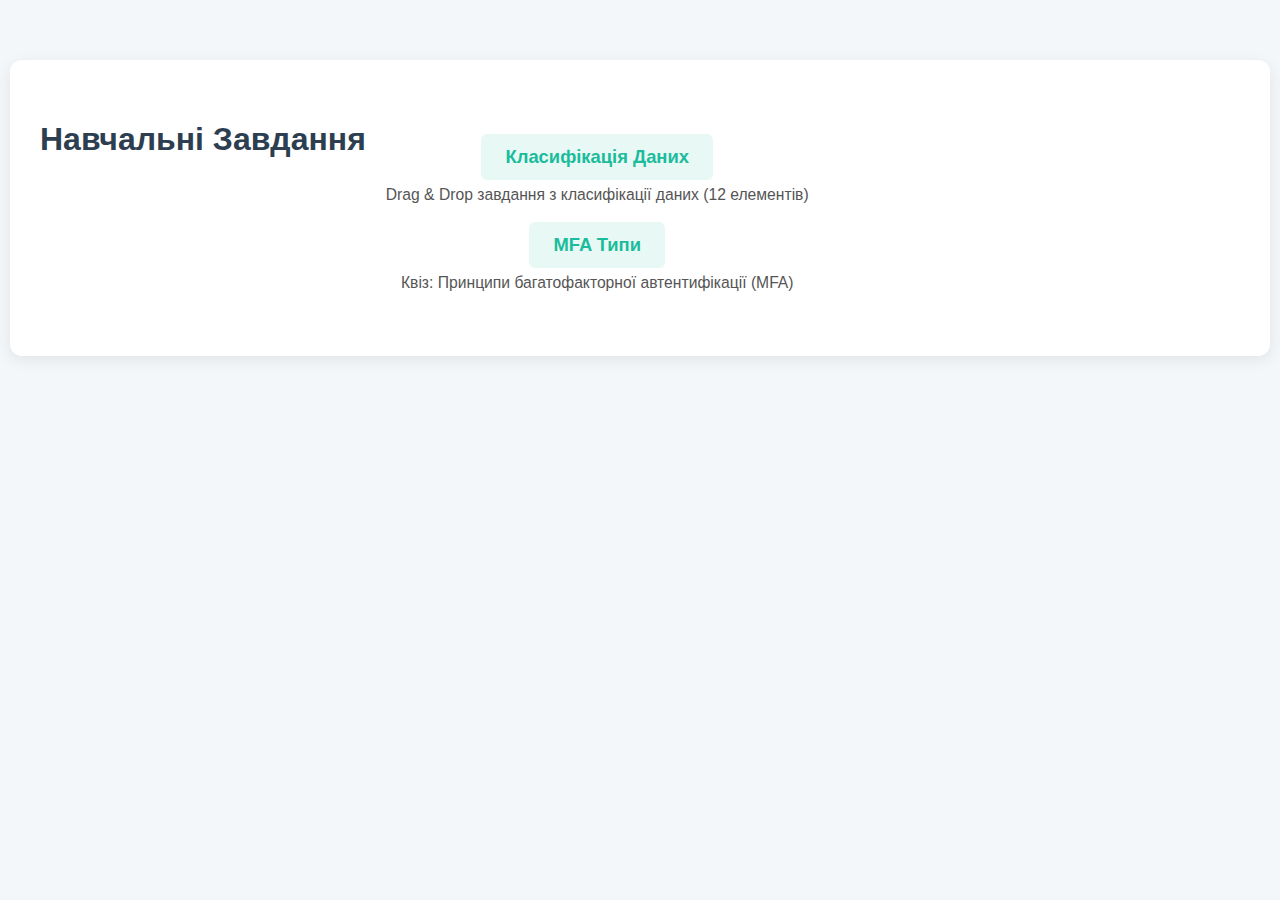
<file: index.html>
<!DOCTYPE html>
<html lang="uk">
<head>
    <meta charset="UTF-8">
    <meta name="viewport" content="width=device-width, initial-scale=1.0">
    <title>Навчальні Завдання</title>
    <link rel="stylesheet" href="style.css">
</head>
<body>
    <div class="main-container">
        <h1>Навчальні Завдання</h1>
        <ul>
            <li>
                <a href="data_classification.html">Класифікація Даних</a>
                <div class="desc">Drag & Drop завдання з класифікації даних (12 елементів)</div>
            </li>
            <li>
                <a href="mfa.html">MFA Типи</a>
                <div class="desc">Квіз: Принципи багатофакторної автентифікації (MFA)</div>
            </li>
        </ul>
    </div>
</body>
</html>
</file>
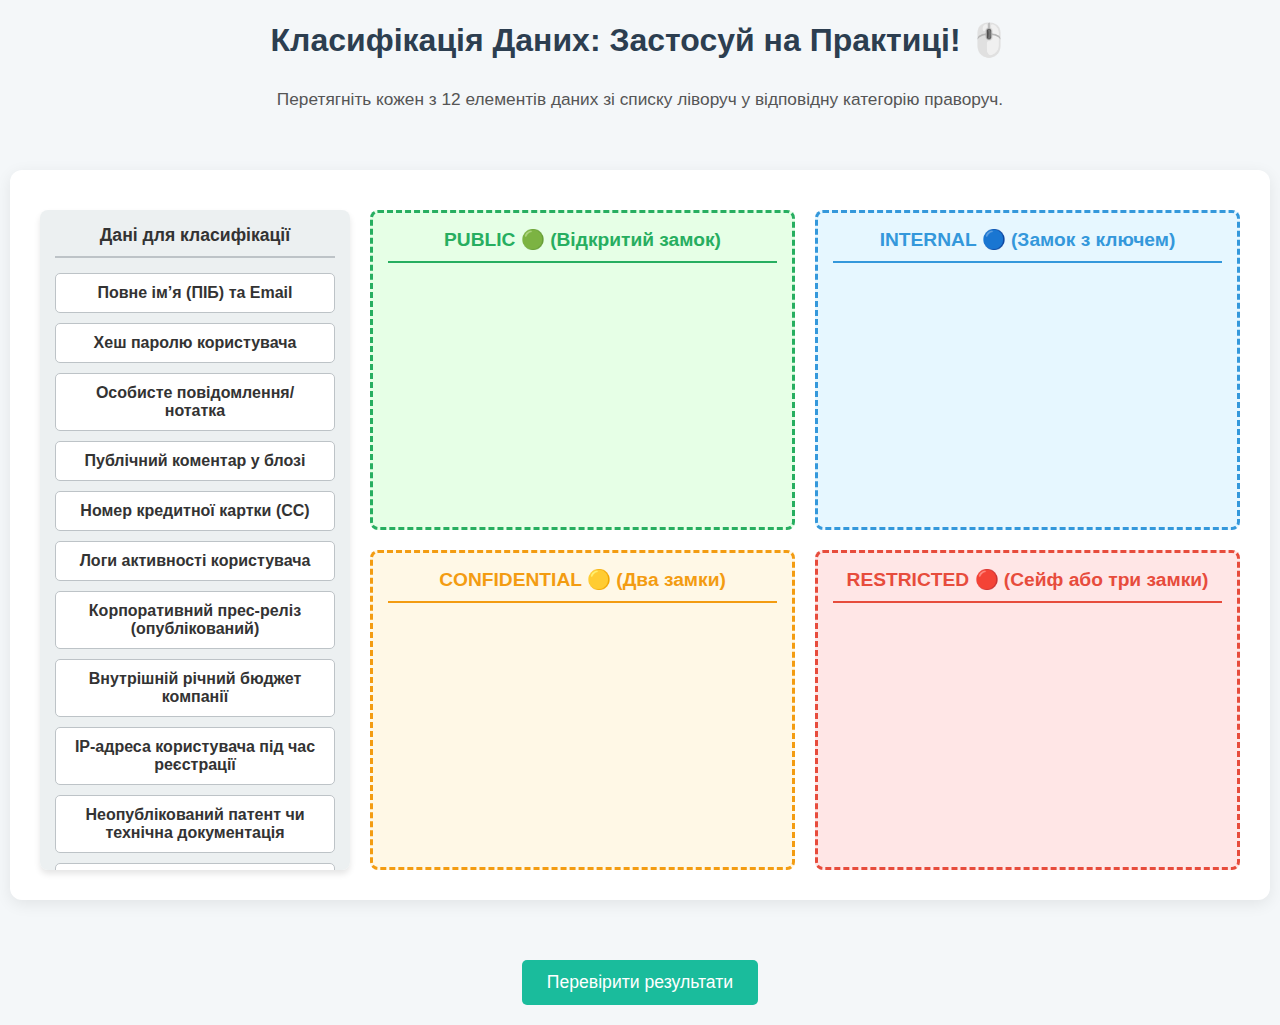
<file: data_classification.html>
<!DOCTYPE html>
<html lang="uk">
<head>
    <meta charset="UTF-8">
    <meta name="viewport" content="width=device-width, initial-scale=1.0">
    <title>Класифікація Даних: Drag & Drop Завдання (12 Елементів)</title>
    <link rel="stylesheet" href="style.css">
    <style>
        .instruction {
            font-style: normal;
            font-size: 1.08em;
            color: #555;
            margin-bottom: 30px;
            text-align: center;
            font-weight: normal;
        }
    </style>
</head>
<body>

    <h1>Класифікація Даних: Застосуй на Практиці! 🖱️</h1>
    <p class="instruction">Перетягніть кожен з 12 елементів даних зі списку ліворуч у відповідну категорію праворуч.</p>

    <div class="container">
        
        <div class="data-source">
            <h2>Дані для класифікації</h2>
            <div id="item1" class="draggable-item" draggable="true" data-category="Confidential">Повне ім’я (ПІБ) та Email</div>
            <div id="item2" class="draggable-item" draggable="true" data-category="Restricted">Хеш паролю користувача</div>
            <div id="item3" class="draggable-item" draggable="true" data-category="Confidential">Особисте повідомлення/нотатка</div>
            <div id="item4" class="draggable-item" draggable="true" data-category="Public">Публічний коментар у блозі</div>
            <div id="item5" class="draggable-item" draggable="true" data-category="Restricted">Номер кредитної картки (CC)</div>
            <div id="item6" class="draggable-item" draggable="true" data-category="Internal">Логи активності користувача</div>
            
            <div id="item7" class="draggable-item" draggable="true" data-category="Public">Корпоративний прес-реліз (опублікований)</div>
            <div id="item8" class="draggable-item" draggable="true" data-category="Internal">Внутрішній річний бюджет компанії</div>
            <div id="item9" class="draggable-item" draggable="true" data-category="Confidential">IP-адреса користувача під час реєстрації</div>
            <div id="item10" class="draggable-item" draggable="true" data-category="Restricted">Неопублікований патент чи технічна документація</div>
            <div id="item11" class="draggable-item" draggable="true" data-category="Internal">Посадова інструкція HR-відділу</div>
            <div id="item12" class="draggable-item" draggable="true" data-category="Restricted">Медичні записи користувача (стан здоров'я)</div>
        </div>

        <div class="drop-targets">
            
            <div id="public" class="drop-zone" data-category="Public">
                <h2>PUBLIC 🟢 (Відкритий замок)</h2>
            </div>
            
            <div id="internal" class="drop-zone" data-category="Internal">
                <h2>INTERNAL 🔵 (Замок з ключем)</h2>
            </div>
            
            <div id="confidential" class="drop-zone" data-category="Confidential">
                <h2>CONFIDENTIAL 🟡 (Два замки)</h2>
            </div>
            
            <div id="restricted" class="drop-zone" data-category="Restricted">
                <h2>RESTRICTED 🔴 (Сейф або три замки)</h2>
            </div>
            
        </div>
    </div>
    
    <button id="check-button">Перевірити результати</button>
    <div id="feedback" class="feedback"></div>

    <script>
        const draggables = document.querySelectorAll('.draggable-item');
        const dropZones = document.querySelectorAll('.drop-zone');
        const checkButton = document.getElementById('check-button');
        const feedback = document.getElementById('feedback');

        let draggedItem = null;

        // --- Функції для перетягування (Drag Events) ---

        draggables.forEach(item => {
            item.addEventListener('dragstart', (e) => {
                draggedItem = item;
                e.dataTransfer.setData('text/plain', item.id);
                setTimeout(() => item.classList.add('dragging'), 0);
            });

            item.addEventListener('dragend', () => {
                draggedItem = null;
                item.classList.remove('dragging');
            });
        });

        // --- Функції для скидання (Drop Events) ---

        dropZones.forEach(zone => {
            zone.addEventListener('dragover', (e) => {
                e.preventDefault(); // Дозволити скидання
                zone.classList.add('drag-over');
            });

            zone.addEventListener('dragleave', () => {
                zone.classList.remove('drag-over');
            });

            zone.addEventListener('drop', (e) => {
                e.preventDefault();
                zone.classList.remove('drag-over');
                
                if (draggedItem) {
                    // Переміщуємо елемент у нову зону
                    zone.appendChild(draggedItem);
                    // Видаляємо клас "correct" перед перевіркою
                    draggedItem.classList.remove('correct'); 
                }
            });
        });

        // --- Функція перевірки результатів ---

        checkButton.addEventListener('click', () => {
            let correctCount = 0;
            const totalItems = draggables.length;
            
            draggables.forEach(item => {
                const requiredCategory = item.getAttribute('data-category');
                const currentParent = item.parentElement;
                
                // Перевіряємо, чи елемент знаходиться у зоні перетягування
                if (currentParent && currentParent.classList.contains('drop-zone')) {
                    const droppedCategory = currentParent.getAttribute('data-category');
                    
                    if (requiredCategory === droppedCategory) {
                        item.classList.add('correct');
                        correctCount++;
                    } else {
                        item.classList.remove('correct');
                    }
                } else {
                     // Елемент повернувся у вихідну область, це помилка
                    item.classList.remove('correct');
                }
            });

            // Відображення зворотного зв'язку
            if (correctCount === totalItems) {
                feedback.innerHTML = `🎉 **Вітаємо!** Всі ${totalItems} елементи класифіковано правильно!`;
                feedback.style.color = '#27ae60';
            } else {
                feedback.innerHTML = `Потрібно доопрацювати. Правильно класифіковано **${correctCount} з ${totalItems}** елементів. Правильні виділено зеленим.`;
                feedback.style.color = '#e74c3c';
            }
        });
    </script>

</body>
</html>
</file>
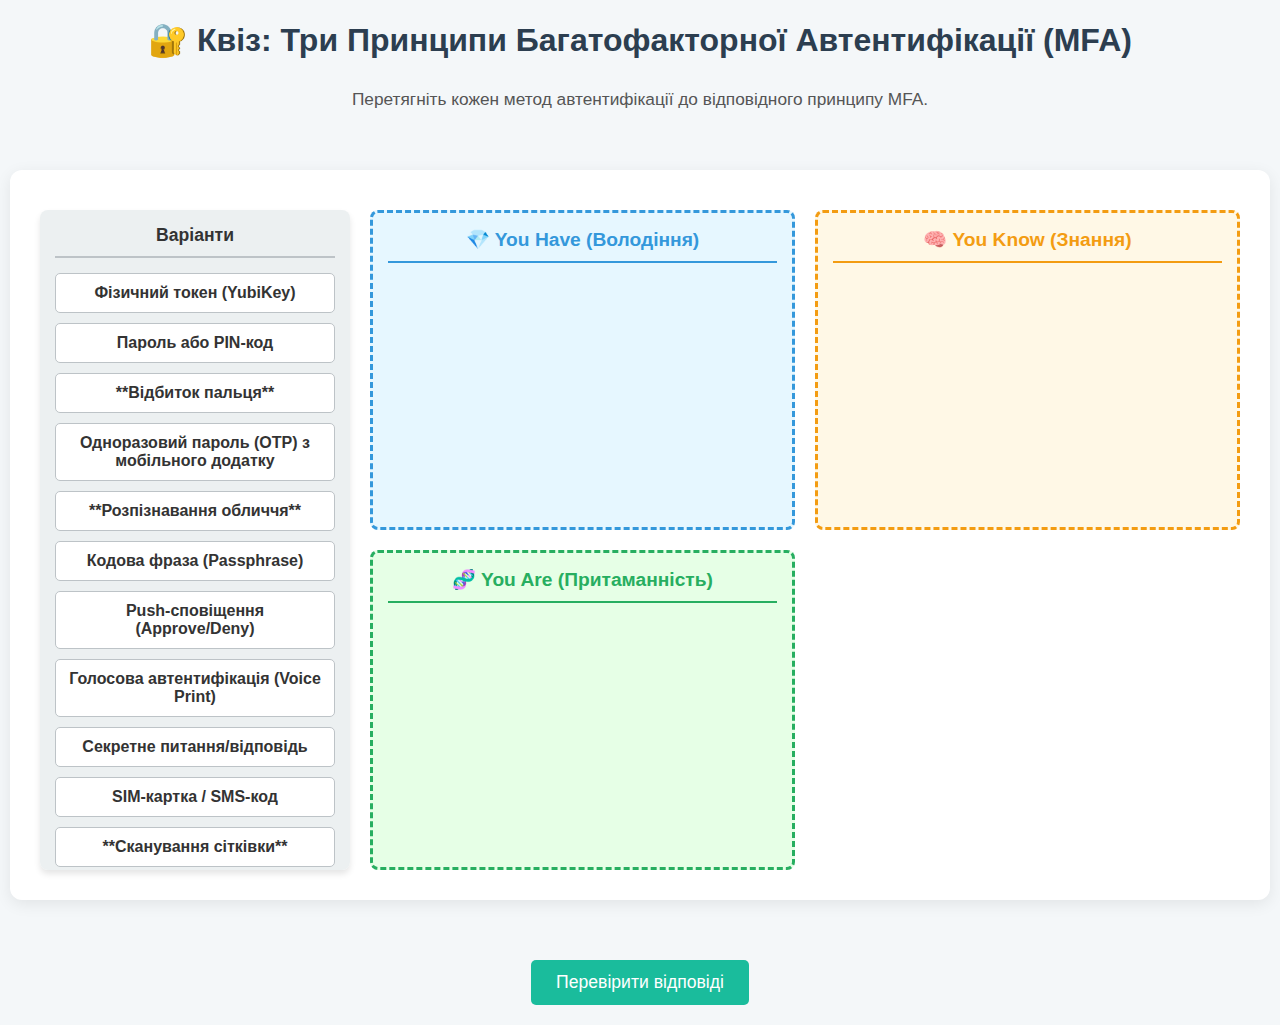
<file: mfa.html>
<!DOCTYPE html>
<html lang="uk">
<head>
    <meta charset="UTF-8">
    <meta name="viewport" content="width=device-width, initial-scale=1.0">
    <title>Квіз: Принципи Багатофакторної Автентифікації (MFA)</title>
    <link rel="stylesheet" href="style.css">
    <style>
        .instruction {
            font-style: normal;
            font-size: 1.08em;
            color: #555;
            margin-bottom: 30px;
            text-align: center;
            font-weight: normal;
        }
    </style>
</head>
<body>

    <h1>🔐 Квіз: Три Принципи Багатофакторної Автентифікації (MFA)</h1>

    <p class="instruction">Перетягніть кожен метод автентифікації до відповідного принципу MFA.</p>

    <div class="container">

        <div class="data-source">
            <h2>Варіанти</h2>
            <div id="options-list">
                <div class="draggable-item" draggable="true" data-type="have">Фізичний токен (YubiKey)</div>
                <div class="draggable-item" draggable="true" data-type="know">Пароль або PIN-код</div>
                <div class="draggable-item" draggable="true" data-type="are">**Відбиток пальця**</div>
                <div class="draggable-item" draggable="true" data-type="have">Одноразовий пароль (OTP) з мобільного додатку</div>
                <div class="draggable-item" draggable="true" data-type="are">**Розпізнавання обличчя**</div>
                <div class="draggable-item" draggable="true" data-type="know">Кодова фраза (Passphrase)</div>
                <div class="draggable-item" draggable="true" data-type="have">Push-сповіщення (Approve/Deny)</div>
                <div class="draggable-item" draggable="true" data-type="are">Голосова автентифікація (Voice Print)</div>
                <div class="draggable-item" draggable="true" data-type="know">Секретне питання/відповідь</div>
                <div class="draggable-item" draggable="true" data-type="have">SIM-картка / SMS-код</div>
                <div class="draggable-item" draggable="true" data-type="are">**Сканування сітківки**</div>
                <div class="draggable-item" draggable="true" data-type="know">Графічний ключ (Pattern Lock)</div>
                <div class="draggable-item" draggable="true" data-type="are">Аналіз динаміки набору тексту</div>
                <div class="draggable-item" draggable="true" data-type="have">Резервні (Recovery) коди</div>

            </div>
        </div>

        <div class="drop-targets">

            <div class="drop-zone" id="you-have" data-accept="have">
                <h2>💎 You Have (Володіння)</h2>
            </div>

            <div class="drop-zone" id="you-know" data-accept="know">
                <h2>🧠 You Know (Знання)</h2>
            </div>

            <div class="drop-zone" id="you-are" data-accept="are">
                <h2>🧬 You Are (Притаманність)</h2>
            </div>

        </div>

    </div>
    
    <button id="check-button">Перевірити відповіді</button>
    <div class="feedback" id="quiz-feedback"></div>

    <script>
        const draggables = document.querySelectorAll('.draggable-item');
        const dropTargets = document.querySelectorAll('.drop-zone');
        const checkButton = document.getElementById('check-button');
        const feedbackDiv = document.getElementById('quiz-feedback');
        let draggedItem = null;

        // 1. ЛОГІКА DRAG-AND-DROP

        draggables.forEach(item => {
            item.addEventListener('dragstart', (e) => {
                draggedItem = item;
                // Встановлюємо ID для унікальної ідентифікації при перетягуванні
                e.dataTransfer.setData('text/plain', item.id || item.textContent); 
                setTimeout(() => item.style.opacity = '0.5', 0);
            });

            item.addEventListener('dragend', () => {
                // draggedItem.style.opacity = '1'; // Оновлення відбудеться після додавання в зону
                // draggedItem = null; // Не обнуляємо тут, щоб мати до нього доступ у drop
            });
        });

        dropTargets.forEach(target => {
            target.addEventListener('dragover', (e) => {
                e.preventDefault(); 
                target.classList.add('drag-over');
            });

            target.addEventListener('dragleave', (e) => {
                target.classList.remove('drag-over');
            });

            target.addEventListener('drop', (e) => {
                e.preventDefault();
                target.classList.remove('drag-over');
                
                if (draggedItem) {
                    // Перевіряємо, чи вже немає такого елемента в зоні
                    if (draggedItem.parentNode.id !== target.id) {
                        target.appendChild(draggedItem);
                        draggedItem.classList.remove('correct', 'incorrect'); // Скидання кольору при переміщенні
                        draggedItem.style.opacity = '1'; // Повертаємо прозорість
                        draggedItem = null; // Обнуляємо після успішного скидання
                    }
                }
            });
        });


        // 2. ЛОГІКА ПЕРЕВІРКИ

        checkButton.addEventListener('click', () => {
            let correctCount = 0;
            let totalItems = 0;
            const optionsList = document.getElementById('options-list');
            
            // Збираємо всі елементи, які мають бути перетягнуті (тобто ті, що не в початковому списку)
            const allItems = document.querySelectorAll('.draggable-item');

            // Перевірка, чи всі елементи перетягнуті
            if (optionsList.children.length > 0) {
                 feedbackDiv.textContent = '❌ Будь ласка, перетягніть усі варіанти в відповідні зони.';
                 feedbackDiv.style.color = '#e74c3c';
                 // Знімаємо позначки, якщо вони були
                 allItems.forEach(item => item.classList.remove('correct', 'incorrect'));
                 return;
            }

            // Проходимо по всіх зонах перетягування
            dropTargets.forEach(target => {
                const acceptedType = target.getAttribute('data-accept');
                
                // Проходимо по всіх елементах у цій зоні
                Array.from(target.children).forEach(item => {
                    if (item.classList.contains('draggable-item')) {
                        totalItems++;
                        const itemType = item.getAttribute('data-type');
                        
                        if (itemType === acceptedType) {
                            item.classList.add('correct');
                            item.classList.remove('incorrect');
                            correctCount++;
                        } else {
                            item.classList.add('incorrect');
                            item.classList.remove('correct');
                        }
                    }
                });
            });

            // Відображення результату
            if (totalItems > 0) {
                const percentage = Math.round((correctCount / totalItems) * 100);
                feedbackDiv.textContent = `Ваш результат: ${correctCount} із ${totalItems} правильних (${percentage}%). 💪`;
                feedbackDiv.style.color = (percentage >= 100) ? '#27ae60' : (percentage >= 70 ? '#f39c12' : '#e74c3c');
            } else {
                feedbackDiv.textContent = 'Перетягніть елементи, щоб почати перевірку.';
                feedbackDiv.style.color = '#333';
            }
        });
    </script>

</body>
</html>
</file>
<file: style.css>
/* Unified style for all pages */
body {
    font-family: Arial, sans-serif;
    background: #f4f7f9;
    color: #333;
    margin: 0;
    padding: 0;
}
.main-container, .container {
    max-width: 1200px;
    margin: 60px auto;
    background: #fff;
    border-radius: 12px;
    box-shadow: 0 4px 16px rgba(0,0,0,0.08);
    padding: 40px 30px 30px 30px;
    text-align: center;
    display: flex;
    gap: 20px;
}
h1 {
    color: #2c3e50;
    margin-bottom: 30px;
    text-align: center;
}
ul {
    list-style: none;
    padding: 0;
}
li {
    margin: 18px 0;
}
a {
    display: inline-block;
    font-size: 1.15em;
    color: #1abc9c;
    text-decoration: none;
    padding: 12px 24px;
    border-radius: 6px;
    background: #e8f8f5;
    transition: background 0.2s, color 0.2s;
    font-weight: bold;
}
a:hover {
    background: #1abc9c;
    color: #fff;
}
.desc {
    color: #555;
    font-size: 0.98em;
    margin-top: 6px;
}
.data-source {
    flex: 0 0 280px;
    padding: 15px;
    background-color: #ecf0f1;
    border-radius: 8px;
    box-shadow: 0 4px 6px rgba(0, 0, 0, 0.1);
    max-height: 70vh;
    overflow-y: auto;
}
.data-source h2 {
    margin-top: 0;
    border-bottom: 2px solid #bdc3c7;
    padding-bottom: 10px;
    text-align: center;
    font-size: 1.1em;
}
.draggable-item {
    padding: 10px;
    margin-bottom: 10px;
    background-color: #fff;
    border: 1px solid #bdc3c7;
    border-radius: 5px;
    cursor: grab;
    transition: transform 0.2s, box-shadow 0.2s, background-color 0.3s;
    font-weight: bold;
}
.draggable-item:hover {
    box-shadow: 0 2px 4px rgba(0, 0, 0, 0.15);
}
.drop-targets {
    flex: 1;
    display: grid;
    grid-template-columns: repeat(2, 1fr);
    gap: 20px;
}
.drop-zone {
    padding: 15px;
    border: 3px dashed #ccc;
    border-radius: 8px;
    min-height: 200px;
    transition: border-color 0.3s, background-color 0.3s;
}
.drop-zone h2 {
    margin-top: 0;
    padding-bottom: 10px;
    border-bottom: 2px solid;
    font-size: 1.2em;
    text-align: center;
}
#public { background-color: #e6ffe6; border-color: #27ae60; }
#public h2 { color: #27ae60; border-color: #27ae60; }
#internal { background-color: #e6f7ff; border-color: #3498db; }
#internal h2 { color: #3498db; border-color: #3498db; }
#confidential { background-color: #fff8e6; border-color: #f39c12; }
#confidential h2 { color: #f39c12; border-color: #f39c12; }
#restricted { background-color: #ffe6e6; border-color: #e74c3c; }
#restricted h2 { color: #e74c3c; border-color: #e74c3c; }
#you-have { background-color: #e6f7ff; border-color: #3498db; }
#you-have h2 { color: #3498db; border-color: #3498db; }
#you-know { background-color: #fff8e6; border-color: #f39c12; }
#you-know h2 { color: #f39c12; border-color: #f39c12; }
#you-are { background-color: #e6ffe6; border-color: #27ae60; }
#you-are h2 { color: #27ae60; border-color: #27ae60; }
.drop-zone.drag-over {
    border-color: #8e44ad !important;
    background-color: #f0e6ff !important;
    box-shadow: inset 0 0 10px rgba(142, 68, 173, 0.5);
}
.drop-zone .draggable-item {
    cursor: default;
    margin-top: 10px;
    background-color: #f2f4f6;
    border: 1px solid #c9d2d9;
}
.draggable-item.correct {
    border: 2px solid #2ecc71 !important;
    background-color: #e8f8f5 !important;
}
.draggable-item.incorrect {
    border: 2px solid #e74c3c !important;
    background-color: #fbecec !important;
}
#check-button {
    display: block;
    margin: 30px auto 10px auto;
    padding: 12px 25px;
    font-size: 1.1em;
    background-color: #1abc9c;
    color: white;
    border: none;
    border-radius: 5px;
    cursor: pointer;
    transition: background-color 0.3s;
}
#check-button:hover {
    background-color: #16a085;
}
.feedback {
    text-align: center;
    margin-top: 20px;
    font-size: 1.2em;
    font-weight: bold;
}
@media (max-width: 992px) {
    .main-container, .container {
        flex-direction: column;
        max-width: 98vw;
        padding: 10px;
    }
    .data-source {
        width: auto;
        flex: none;
        max-height: none;
        overflow-y: visible;
    }
    .drop-targets {
        grid-template-columns: 1fr;
    }
}
</file>
